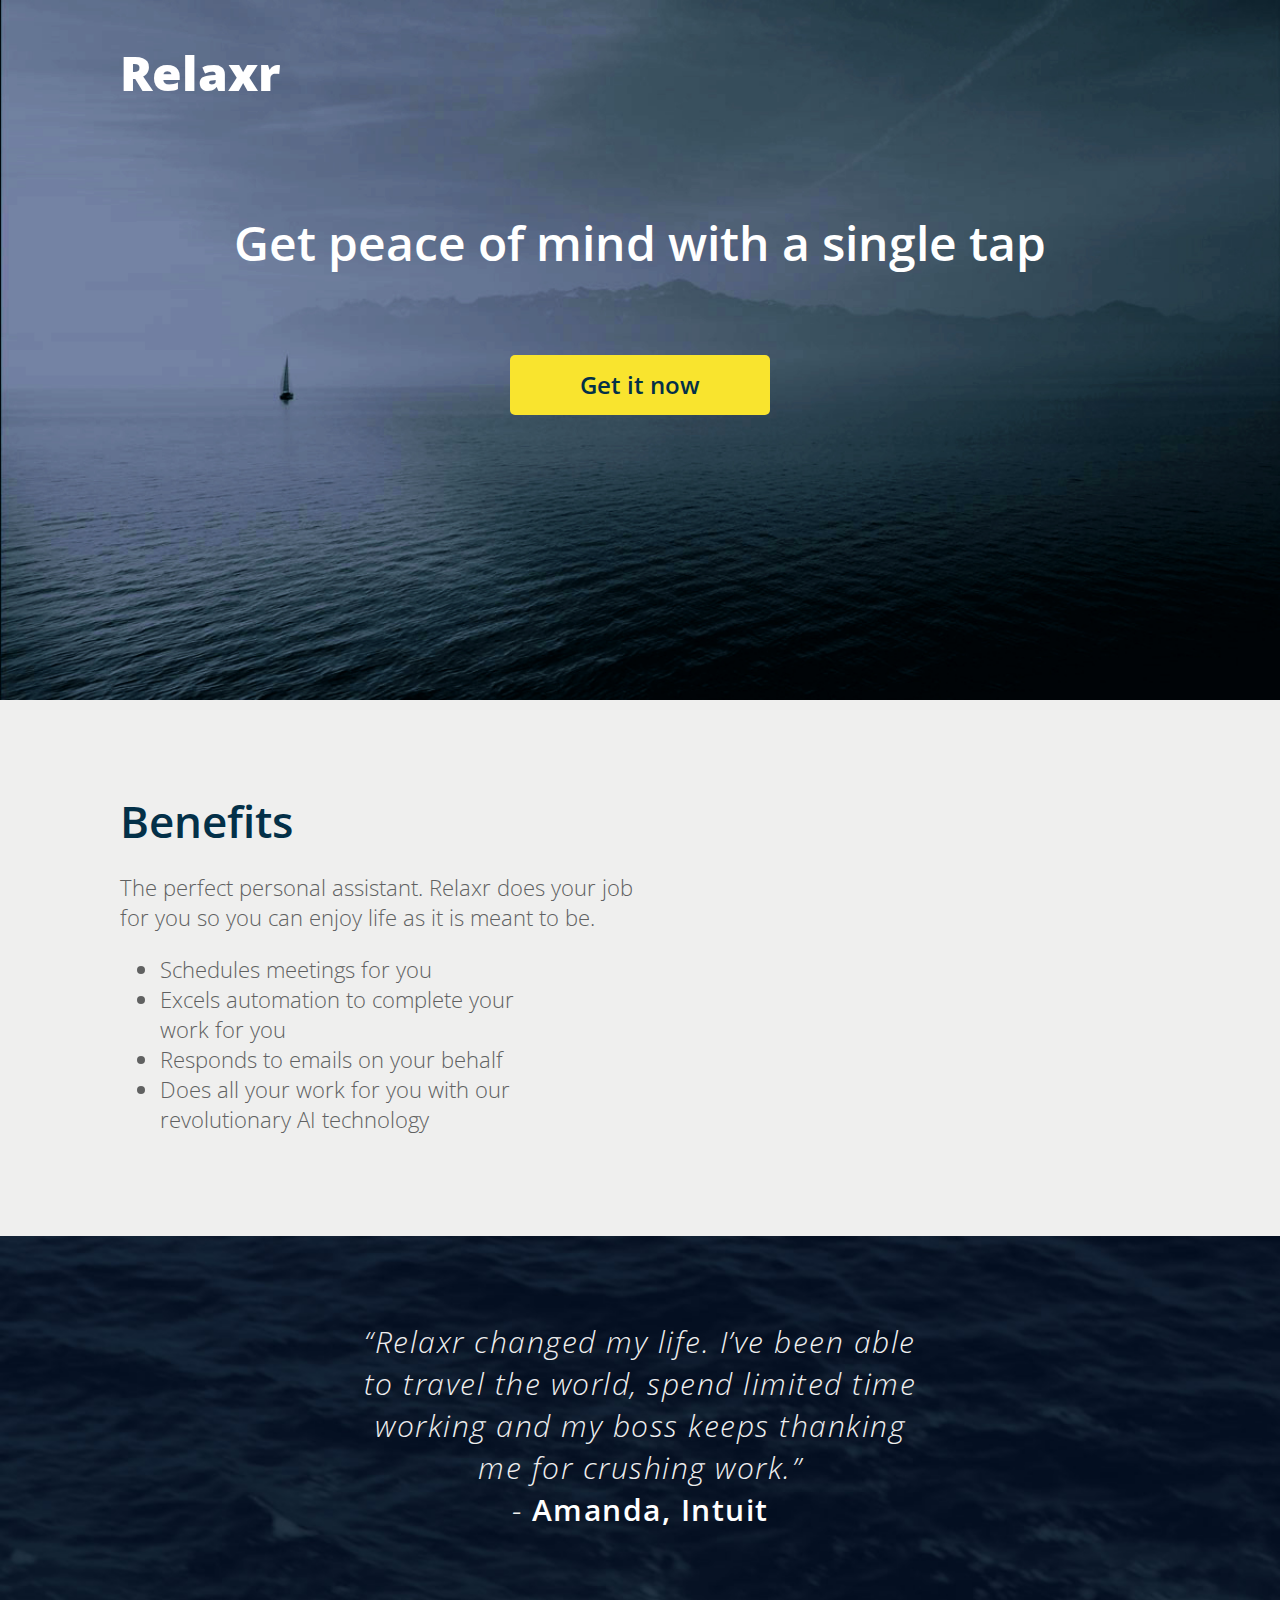
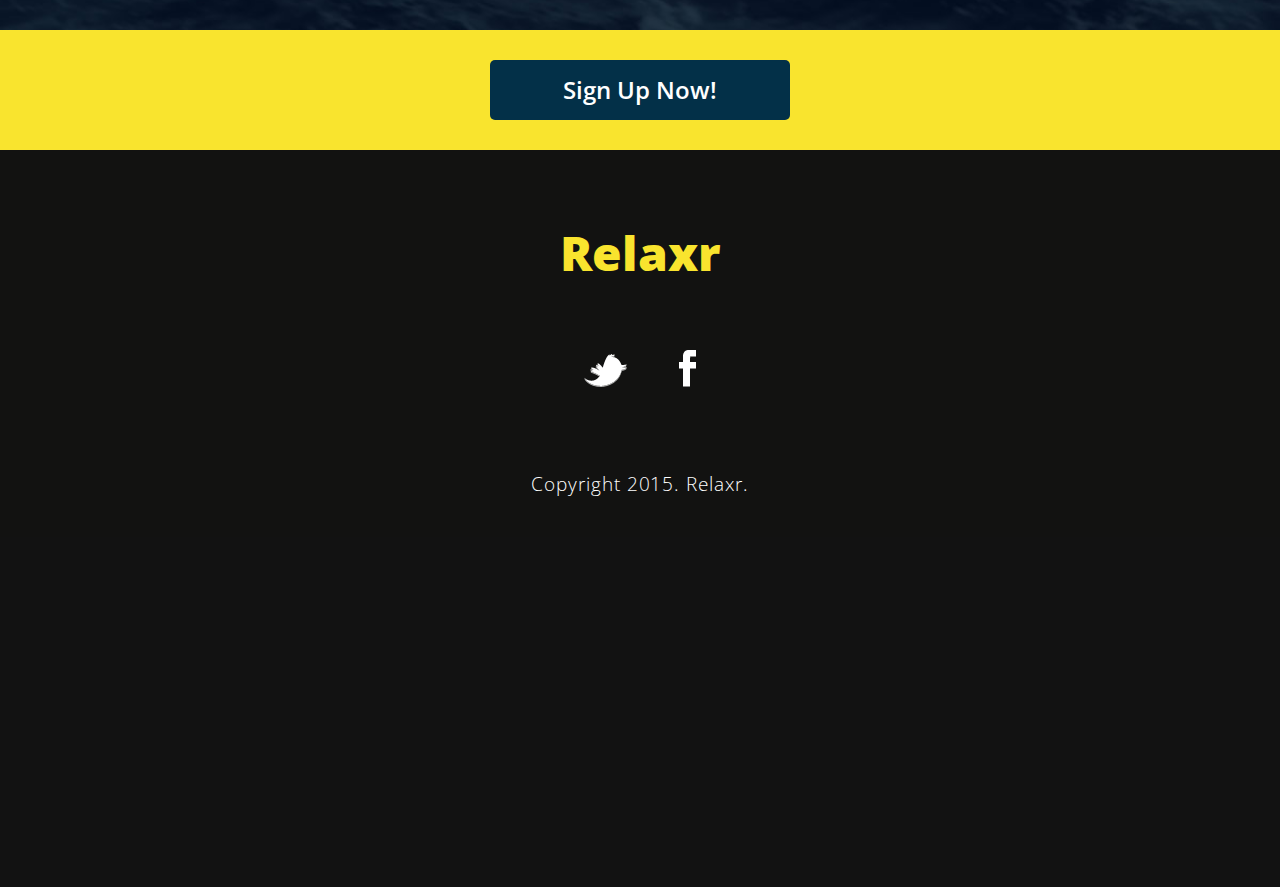
<file: index.html>
<!DOCTYPE html>
<html lang="en">
	<head>
  	<meta charset="utf-8">
  	<meta name="Relaxr, personal assistant, email management, time management" content="Your perfect personal assistant">
  	

		<title>Relaxr - get peace of mind with a single tap</title>

		<!-- external CSS link -->
		<link rel="stylesheet" href="css/normalize.css">
		<link href='https://fonts.googleapis.com/css?family=Open+Sans:300italic,300,600,800' rel='stylesheet' type='text/css'>
		
		<link rel="stylesheet" href="css/style.css">


	</head>

	<body>
		<div id="container">
			<header>
                <h1>Relaxr</h1>
				<h2>Get peace of mind with a single tap</h2>
				   <div class="cta"><a href="#meaningful" class="button">Get it now</a>
				   </div>

			</header>


            <section class="benefits">
				<h3>Benefits</h3>
				<p>The perfect personal assistant. Relaxr does your job<br/> for you so you can enjoy life as it is meant to be.</p>
				<ul>
					<li>Schedules meetings for you</li>
					<li>Excels automation to complete your<br/>work for you</li>
					<li>Responds to emails on your behalf</li>
					<li>Does all your work for you with our<br/>revolutionary AI technology</li>
				</ul>
			</section>

				
			<blockquote>
					“Relaxr changed my life. I’ve been able<br/> to travel the world, spend limited time<br/> working and my boss keeps thanking<br/> me for crushing work.”<br/> -<span class="quote-author"> Amanda, Intuit</span>
			</blockquote>

			<section class="cta-bottom-bg">
                <div class="cta-bottom">Sign Up Now!</div>
            </section>

            <footer>
				<h4 class="footer-logo">Relaxr</h4>
				<nav class="social-media">
					<ol>
						<li class="tw-icon"><a href="http://twitter.com/relaxr"><img src="images/twitter.png"/></a></li>
						<li class="fb-icon"><a href="http://facebook.com/relaxr"><img src="images/facebook.png"/></a></li>
					</ol>
				</nav>
				<p class="copyright">Copyright 2015. Relaxr.</p>
			</footer>
		</div><!-- #container -->
	</body>
</html>
</file>
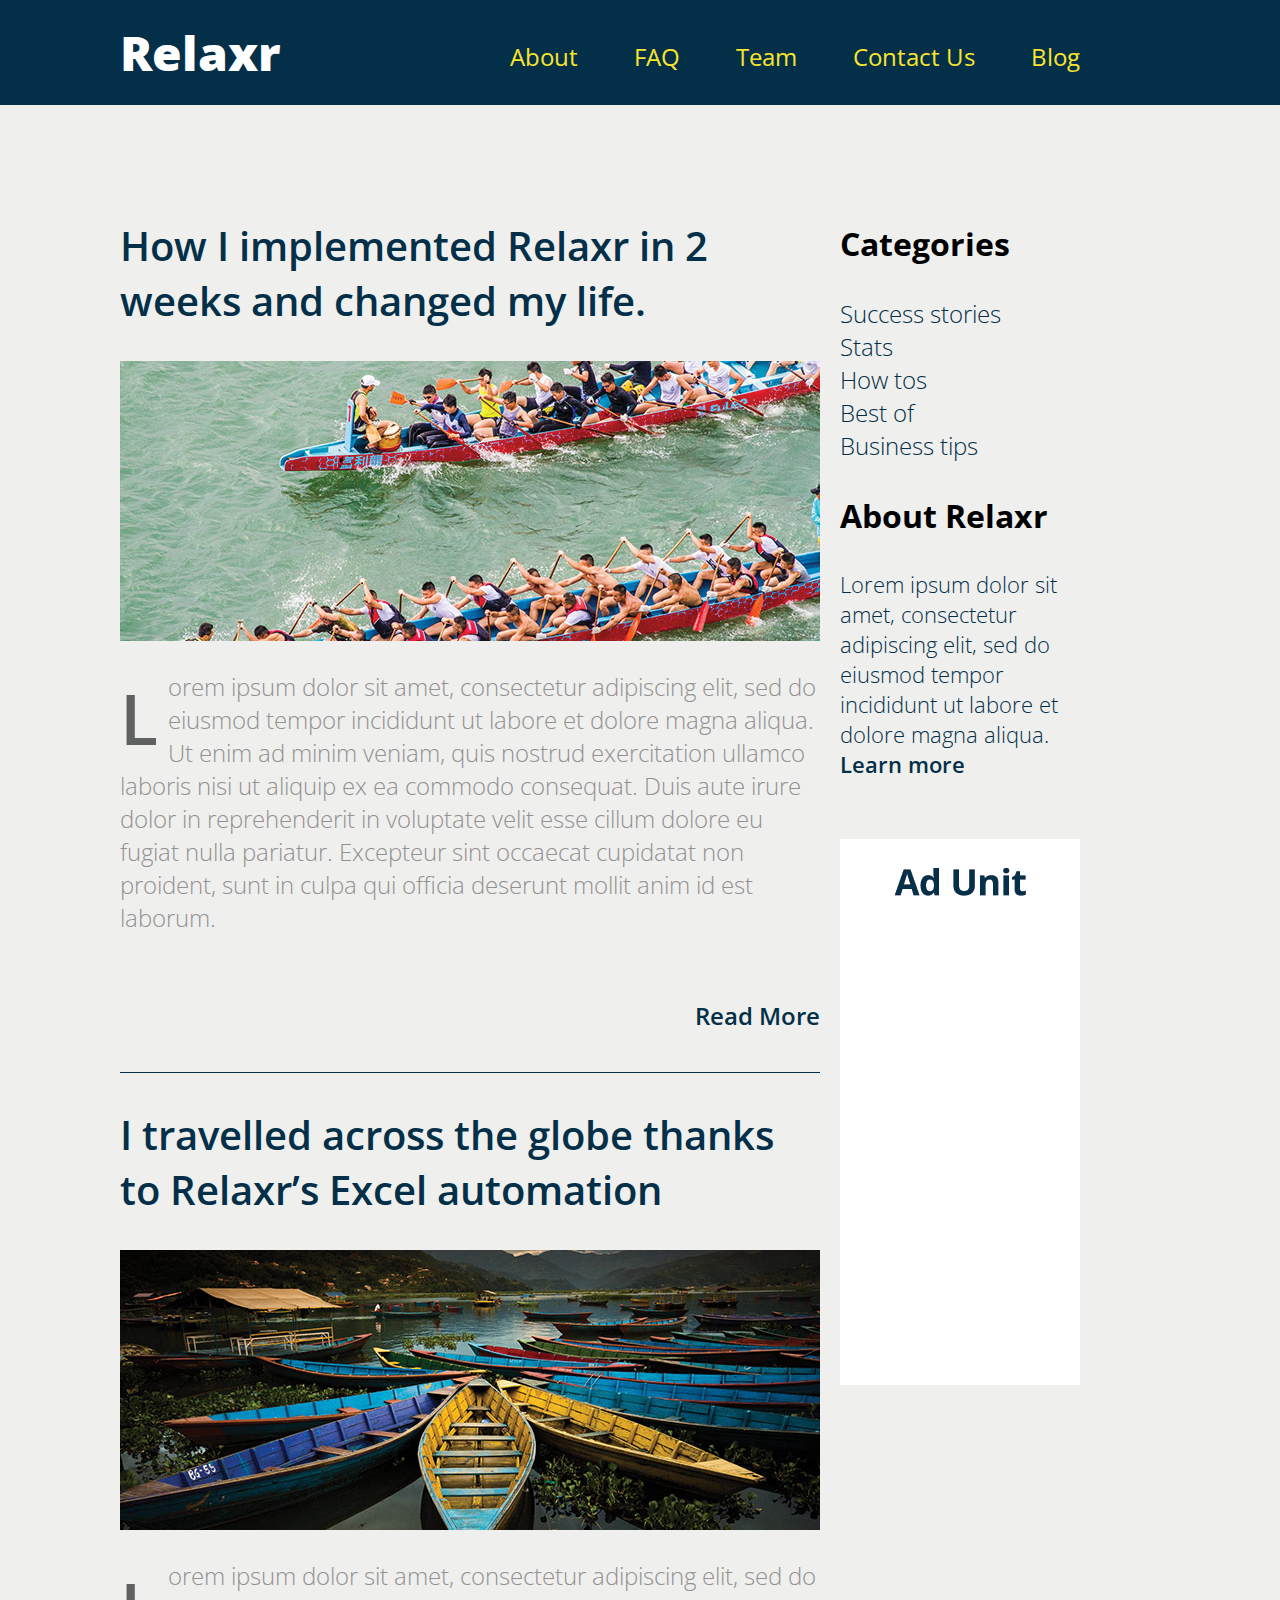
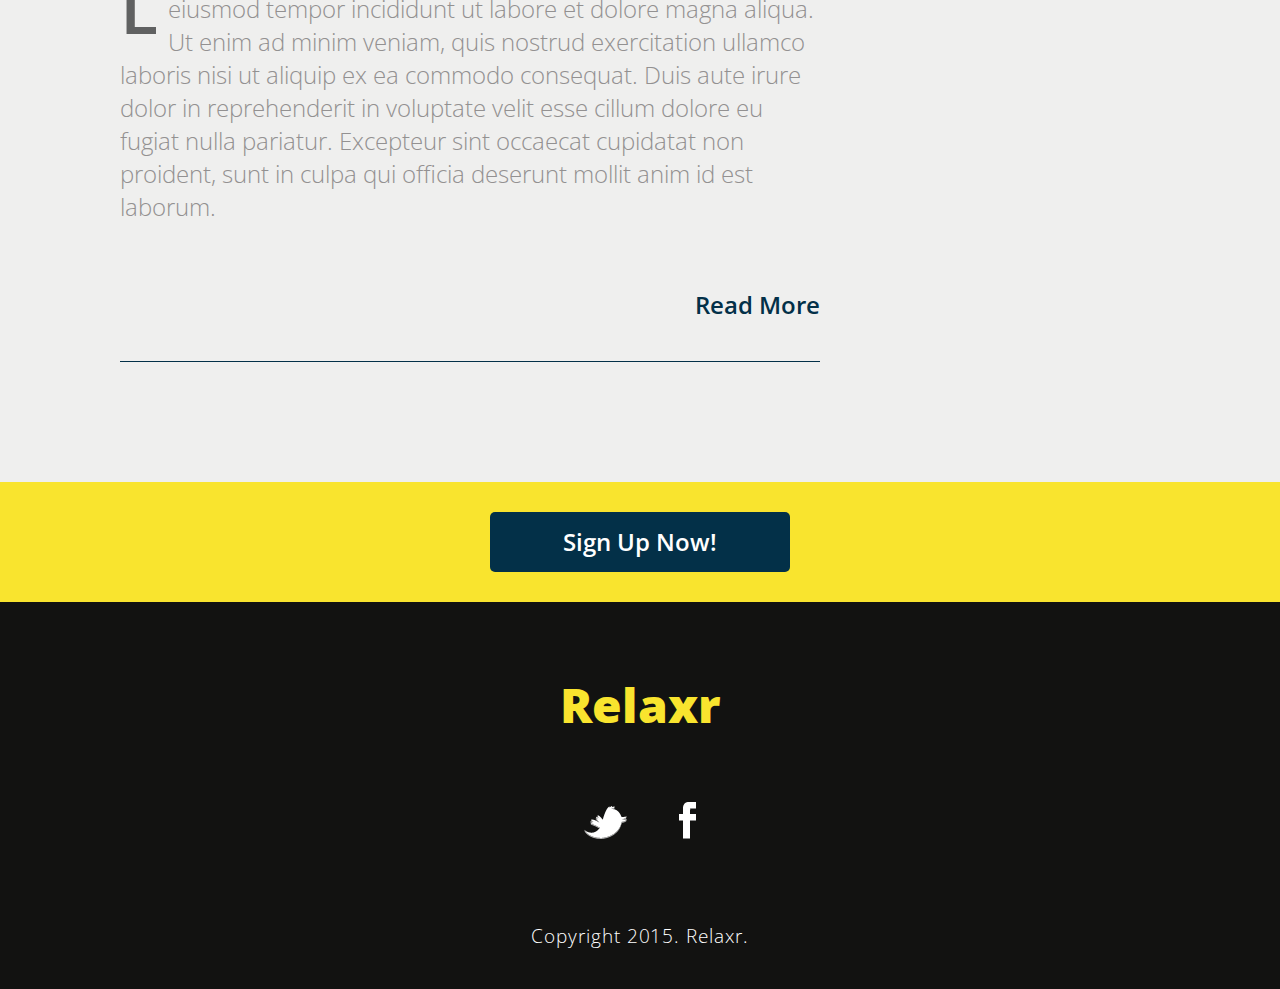
<file: blog.html>
<!DOCTYPE html>
<html lang="en">
	<head>
  	<meta charset="utf-8">
  	<meta name="Relaxr, personal assistant, blog, life stories" content="Your Relaxr - stories from real people">

    <title>Relaxr - get peace of mind with a single tap</title>

    <!-- external CSS link -->
		<link rel="stylesheet" href="css/normalize.css">
		<link href='https://fonts.googleapis.com/css?family=Open+Sans:300italic,300,600,800' rel='stylesheet' type='text/css'>
		<link rel="stylesheet" href="css/style-blog.css">

    </head>

    <body>
    	<div class="container-blog">
    		<header class="masthead cf">
    			<section class="navigation-wrap">
   	   		    <h1 class="logo">Relaxr</h1>
    			<nav class="navigation">
    				<ul>
    					<li><a href="file:///Users/Marta/Desktop/landing-page/index.html">About</a></li>
    					<li>FAQ</li>
    					<li>Team</li>
    					<li>Contact Us</li>
    					<li><a href="file:///Users/Marta/Desktop/landing-page/blog.html">Blog</a></li>
    				</ul>
   			    </nav>
    			</section>
    		</header>

	    	<section class="blog-content">

	    		<section class="main-column">

	    			<article class="article-1 divider">
		    			<h2>How I implemented Relaxr in 2 weeks and changed my life.</h2>
		    			<img src="images/blog_photo1.jpg"/>
		    			<p>Lorem ipsum dolor sit amet, consectetur adipiscing elit, sed do eiusmod tempor incididunt ut labore et dolore magna aliqua. Ut enim ad minim veniam, quis nostrud exercitation ullamco laboris nisi ut aliquip ex ea commodo consequat. Duis aute irure dolor in reprehenderit in voluptate velit esse cillum dolore eu fugiat nulla pariatur. Excepteur sint occaecat cupidatat non proident, sunt in culpa qui officia deserunt mollit anim id est laborum.</p>

		    			<a class="read-more-link" href="#todo" >Read More</a>
	    			</article>

	    			<article class="article-2 divider">
		    			<h2>I travelled across the globe thanks to Relaxr’s Excel automation</h2>
		    			<img src="images/blog_photo2.jpg"/>
		   				 <p>Lorem ipsum dolor sit amet, consectetur adipiscing elit, sed do eiusmod tempor incididunt ut labore et dolore magna aliqua. Ut enim ad minim veniam, quis nostrud exercitation ullamco laboris nisi ut aliquip ex ea commodo consequat. Duis aute irure dolor in reprehenderit in voluptate velit esse cillum dolore eu fugiat nulla pariatur. Excepteur sint occaecat cupidatat non proident, sunt in culpa qui officia deserunt mollit anim id est laborum.</p>

		    			<a class="read-more-link" href="#todo">Read More</a>
	    			</article>

	    		</section>
    

		   		<aside class="side-bar">
			    	<section>
				    	<h3 class="side-header">Categories</h3>
				    	<ul class="blog-categories">
							<li>Success stories</li>
							<li>Stats</li>
							<li>How tos</li>
							<li>Best of</li>
							<li>Business tips</li>
						</ul>
			    	</section>

			    	<section class="about-snippet">
				    	<h3 class="side-header">About Relaxr</h3>
				    	<p class="about">Lorem ipsum dolor sit amet, consectetur adipiscing elit, sed do eiusmod tempor incididunt ut labore et dolore magna aliqua.</p>
				   	    <a class="learn-more-link" href="#todo">Learn more</a>
				   	</section>

			    	<section>
			    		<img src="images/ad-unit.png"/>

			    	</section>

		    	</aside>

    		</section>    

		    <section class="cta-bottom-bg">
		        <div class="cta-bottom">Sign Up Now!</div>
		    </section>



			<footer>
				<h4 class="footer-logo">Relaxr</h4>
				<nav class="social-media">
					<ol>
						<li class="tw-icon"><a href="http://twitter.com/relaxr"><img src="images/twitter.png"/></a></li>
						<li class="fb-icon"><a href="http://facebook.com/relaxr"><img src="images/facebook.png"/></a></li>
					</ol>
				</nav>
				<p class="copyright">Copyright 2015. Relaxr.</p>
			</footer>

		</div><!-- .container-blog-->
     
    		<script src="script.js"> </script>

    </body>


 </html>
</file>
<file: css/style.css>
html {
  box-sizing: border-box;
}
*, *:before, *:after {
  box-sizing: inherit;
}


body {
	font-family: "Open Sans", sans-serif;
	margin-bottom: 350px;
	background-color: #121212;
}

.container {
	position: relative;
}

	header {

		background-image: url(../images/header_background.jpg);
		background-size: 100%;
		height: 700px;
		background-repeat: no-repeat;
	    max-width: 100%;
	    overflow: hidden;
	}


		h1 {
			font-size: 48px;
			color: white;
			font-weight: 800;
			padding-left: 120px;
			position: fixed;
			top: 0px;
			left: 0px;
		    display: block;
		    margin: 40px 0 0 0;
	    }


		h2 {
			font-size: 48px;
			color: #ffffff;
			font-weight: 600;
			text-align: center;
			display: block;
			margin: 210px 0 0 0;
	    }

		.cta {
			text-align: center;
			
	    }


		.button {
			background-color: #f9e42e;
			text-align: center;
			display: inline-block;
			width: 260px;
			height: 60px;
			border-radius: 5px;
			font-size: 24px;
			font-weight: 600;
			color: #033048;
			text-decoration: none;
			margin-top:80px;
			line-height: 60px;
		}

		.button:hover {
			background-color: rgba(98,117,143,0.7);
		}

	.benefits {
		background-color: #efefee;
	    padding: 100px 490px 80px 120px;
	    margin: 0px;
	}

	h3 {
		font-size: 44px;
		color: #033048;
	    font-weight: 600;
	    margin: 0 0 30px 0;
	    line-height: 42px;
	}

	p,
	ul {
		font-size: 22px;
		font-weight: 300;
		color: #606161;
	}


	blockquote {
		font-size: 30px;
		font-weight: 300;
		font-style: italic;
		text-align: center;
		background-image: url("../images/testimonial_bg.jpg");
		background-size: 100%;
		height: 394px;
		margin: 0;
		color: #efefef;
		padding-top: 85px;
		line-height: 1.4;
		letter-spacing: 0.05em;
	}

	.quote-author {
	    font-weight: 600;
		font-size: 30px;
		font-style: normal;
		margin: 0;
		color: #ffffff;
	}

	.cta-bottom-bg {
		background-color: #f9e42e;
		margin: 0;
		padding: 30px 0;
		text-align: center;
	}


	.cta-bottom {
		background-color: #033048;
		text-align: center;
		display: inline-block;
		width: 300px;
		height: 60px;
		border-radius: 5px;
		font-size: 24px;
		font-weight: 600;
		color: #ffffff;
		text-decoration: none;
		margin: 0;
		line-height: 60px;
	}

	.cta-bottom:hover {
		background-image: url("../images/testimonial_bg.jpg");
	}

	footer {
		background-color: #121211;
		margin: 0;
	}

	h4 {

		font-size: 48px;
		font-weight: 800;
	    color: #f9e42e;
	    text-align: center;
	    margin: 0px;
	    padding: 70px 0 65px 0;
	}

	.social-media {
		text-align: center;
		padding: 0 0 60px 0;
	}

	ol {
		display: inline;
		margin: 0;
		padding: 0;
	}

	.tw-icon {
		display: inline;
		padding: 0 24px 0 0; 
		margin: 0;
	}

	.fb-icon {
		display: inline;
		padding: 0 0 0 24px;
		margin: 0;
	}

	.copyright {
		text-align: center;
		color: #ffffff;
		font-size: 19px;
		font-weight: 300;
		letter-spacing: 0.05em;
		padding-bottom: 40px;
	}
</file>
<file: css/style-blog.css>
/*************************************************************
BASE STYLES
*************************************************************/

html {
  box-sizing: border-box;
}
*, *:before, *:after {
  box-sizing: inherit;
}

.cf:before,
.cf:after {
    content: " "; /* 1 */
    display: table; /* 2 */
}


body {
	font-family: "Open Sans", sans-serif;
	background-color: black;
	
}

.logo {
	float: left;
	margin: 0px;
	font-size: 48px;
	color: white;
	font-weight: 800;
}

.cf:after {
    clear: both;
}


/*************************************************************
MAIN CONTENT STYLES
*************************************************************/

.container-blog {
	background-color: #efefee;
}


.blog-content {
	background-color: #efefee;
	width: 960px;
	margin: 0 120px 0;
	overflow: hidden;
}


h2 {
	font-size: 40px;
	font-weight: 600;
	color: #033048;
}

.masthead {
		background: #033048;
		padding: 20px 120px;
		position: fixed;
		width: 100%;
		margin-top: 0px;
	}

a {
	text-decoration: none;
}

a:hover,
.navigation ul li a:hover {
	color: #ababab;
}	

.navigation-wrap {
	width: 960px;
}

	.navigation {
		float: right;
	}

		.navigation ul {
			font-size: 24px;
			font-weight: 600px;
			list-style: none;
		    margin: 20px 0 0;
		    padding: 0;
		}

			.navigation ul li {
				display: inline;
				margin-left: 50px;
				color: #f9e42e;
			}

				.navigation ul li a {
					color: #f9e42e;
				}


.main-column {
	width: 700px;
	float: left;
	margin-top: 100px;
	padding-top: 85px;
}


	article p::first-letter { /* Use :first-letter if support for IE 8 or earlier is needed */
	  color: #606161;
	  font-size: 70px;
	  font-weight: 600;
	  display: inline;
	  text-align: middle;
	  margin: 0px 10px 0px 0px;
	  float: left;
	}

	article p {
		color: #939191;
		font-size: 24px;
		font-weight: 300;
		margin-bottom: 65px;
	}

		.read-more-link {
			font-size: 24px;
			font-weight: 600;
			display: block;
			text-align: right;
			text-decoration: none;
			color: #033048;
			margin-bottom: 40px;
		}


	.divider {
		border-bottom: 1px solid #033048;
	}


/*************************************************************
SIDEBAR STYLES
*************************************************************/	

.side-bar {
	width: 240px;
	float: right;
	padding-top: 190px ;
}

	.side-header {
		font-size: 32px;
		font-weight: 700;
	}

	.blog-categories {
		list-style: none;
		font-size: 24px;
		font-weight: 300;
		color: #033048;
		padding: 0;
	}

	.about { 
	font-size: 22px;
	font-weight: 300;
	margin: 0px;
	color: #033048;
	}


		.learn-more-link {
			font-size: 22px;
			font-weight: 600;
			text-decoration: none;
			color: #033048;
		}

	.about-snippet {
		margin-bottom: 60px;
	}




/*************************************************************
CTA SECTION STYLES
*************************************************************/

.cta-bottom-bg {
	background-color: #f9e42e;
	margin: 0;
	padding: 30px 0;
	text-align: center;
	clear: both;
	margin-top: 120px;
}


	.cta-bottom {
		background-color: #033048;
		text-align: center;
		display: inline-block;
		width: 300px;
		height: 60px;
		border-radius: 5px;
		font-size: 24px;
		font-weight: 600;
		color: #ffffff;
		text-decoration: none;
		margin: 0;
		line-height: 60px;
	}



	.cta-bottom:hover {
		background-image: url("../images/testimonial_bg.jpg");
	}


/*************************************************************
FOOTER STYLES
*************************************************************/

footer {
	background-color: #121211;
	margin: 0;
	clear: both;
}

	h4 {

		font-size: 48px;
		font-weight: 800;
	    color: #f9e42e;
	    text-align: center;
	    margin: 0px;
	    padding: 70px 0 65px 0;
	}

	.social-media {
		text-align: center;
		padding: 0 0 60px 0;
	}

	ol {
		display: inline;
		margin: 0;
		padding: 0;
	}

		.tw-icon {
			display: inline;
			padding: 0 24px 0 0; 
			margin: 0;
		}

		.fb-icon {
			display: inline;
			padding: 0 0 0 24px;
			margin: 0;
		}

	.copyright {
		text-align: center;
		color: #ffffff;
		font-size: 19px;
		font-weight: 300;
		letter-spacing: 0.05em;
		padding-bottom: 40px;
		margin-bottom: 0px;
	}
</file>
